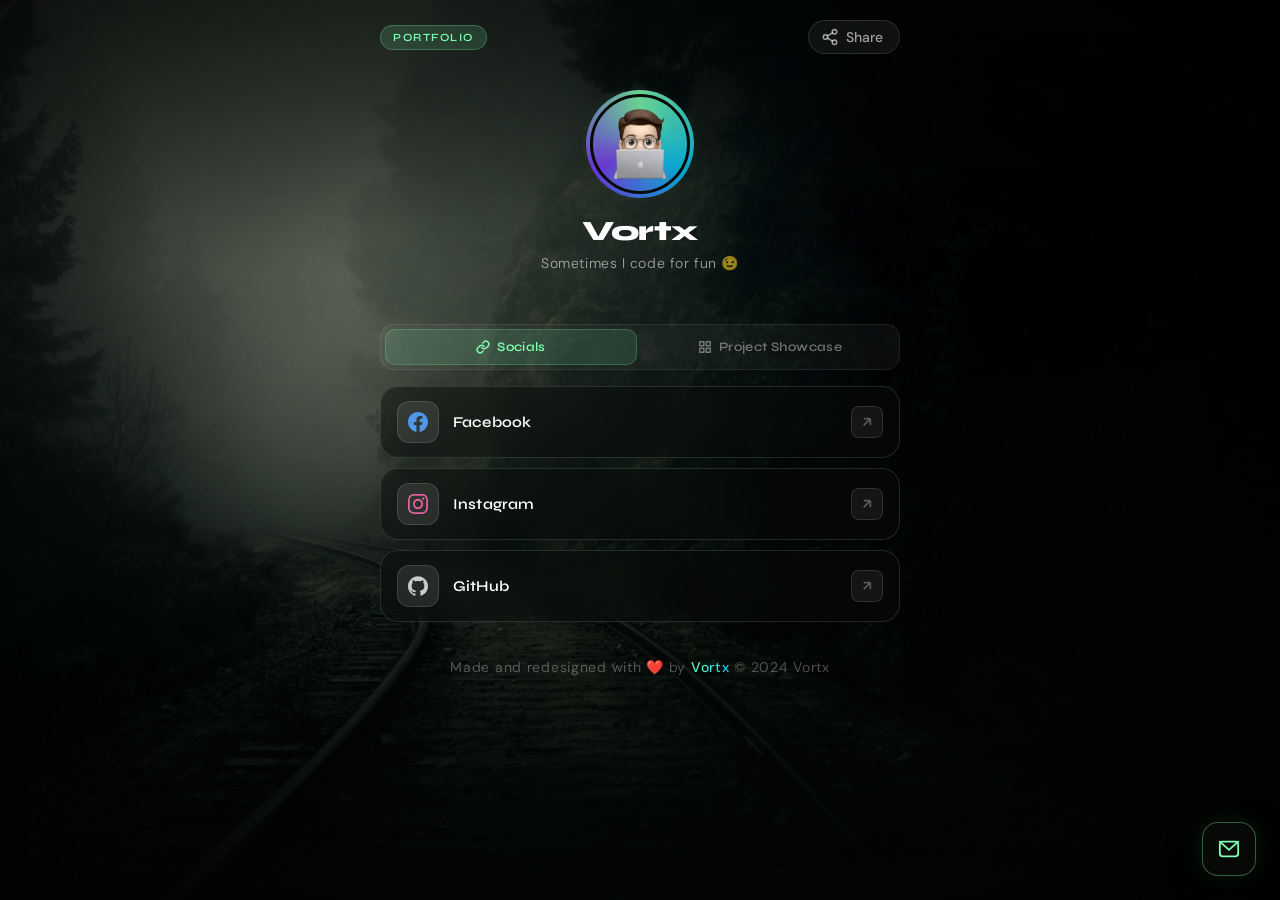
<file: index.html>
<!DOCTYPE html>
<html lang="en">
<head>
    <meta charset="UTF-8">
    <meta http-equiv="X-UA-Compatible" content="IE=edge">
    <meta name="viewport" content="width=device-width, initial-scale=1.0">
    <title>Vortx</title>
    <link rel="shortcut icon" href="Main.png" type="image/x-icon">
    <link rel="preconnect" href="https://fonts.googleapis.com">
    <link rel="preconnect" href="https://fonts.gstatic.com" crossorigin>
    <link href="https://fonts.googleapis.com/css2?family=Syne:wght@400;500;600;700;800&family=DM+Sans:wght@300;400;500&display=swap" rel="stylesheet">
    <link rel="stylesheet" href="style.css">
    <style>
      /* ── Tab switcher ── */
      .tabs {
        display: flex;
        gap: 8px;
        width: 100%;
        margin-bottom: 16px;
        background: rgba(255,255,255,0.04);
        border: 1px solid rgba(255,255,255,0.08);
        border-radius: 14px;
        padding: 4px;
      }

      .tab-btn {
        flex: 1;
        padding: 9px 12px;
        border-radius: 10px;
        border: none;
        background: transparent;
        color: rgba(255,255,255,0.4);
        font-family: 'Syne', sans-serif;
        font-size: 13px;
        font-weight: 600;
        letter-spacing: 0.03em;
        cursor: pointer;
        transition: background 0.2s, color 0.2s;
        display: flex;
        align-items: center;
        justify-content: center;
        gap: 7px;
      }

      .tab-btn svg { flex-shrink: 0; }

      .tab-btn.active {
        background: rgba(127,255,176,0.12);
        color: #7fffb0;
        border: 1px solid rgba(127,255,176,0.2);
      }

      .tab-btn:not(.active):hover {
        background: rgba(255,255,255,0.06);
        color: rgba(255,255,255,0.7);
      }

      /* ── Tab panels ── */
      .tab-panel { display: none; width: 100%; }
      .tab-panel.active { display: flex; flex-direction: column; gap: 10px; }

      /* ── Contact form ── */
      .cf-wrap {
        position: fixed;
        bottom: 24px;
        right: 24px;
        z-index: 9999;
        display: flex;
        flex-direction: column;
        align-items: flex-end;
        gap: 12px;
      }

      .cf-trigger {
        width: 54px;
        height: 54px;
        border-radius: 16px;
        background: rgba(8,12,8,0.75);
        border: 1px solid rgba(127,255,176,0.35);
        backdrop-filter: blur(20px);
        -webkit-backdrop-filter: blur(20px);
        box-shadow: 0 8px 32px rgba(0,0,0,0.5), 0 0 22px rgba(127,255,176,0.1);
        color: #7fffb0;
        cursor: pointer;
        display: flex;
        align-items: center;
        justify-content: center;
        position: relative;
        transition: transform 0.22s ease, box-shadow 0.22s ease, border-color 0.22s ease;
        flex-shrink: 0;
      }

      .cf-trigger:hover {
        transform: translateY(-2px);
        border-color: rgba(127,255,176,0.6);
        box-shadow: 0 12px 40px rgba(0,0,0,0.55), 0 0 30px rgba(127,255,176,0.18);
      }

      .cf-icon-mail, .cf-icon-close {
        position: absolute;
        transition: opacity 0.2s ease, transform 0.2s cubic-bezier(0.34,1.56,0.64,1);
      }

      .cf-icon-close { opacity: 0; transform: rotate(-90deg) scale(0.6); }
      .cf-wrap.open .cf-icon-mail { opacity: 0; transform: rotate(90deg) scale(0.6); }
      .cf-wrap.open .cf-icon-close { opacity: 1; transform: rotate(0deg) scale(1); }

      .cf-panel {
        width: 320px;
        background: rgba(7,11,7,0.92);
        border: 1px solid rgba(255,255,255,0.1);
        border-radius: 22px;
        backdrop-filter: blur(28px);
        -webkit-backdrop-filter: blur(28px);
        box-shadow: 0 28px 70px rgba(0,0,0,0.75), inset 0 1px 0 rgba(255,255,255,0.06);
        overflow: hidden;
        opacity: 0;
        transform: translateY(12px) scale(0.96);
        transform-origin: bottom right;
        pointer-events: none;
        transition: opacity 0.25s ease, transform 0.25s cubic-bezier(0.34,1.2,0.64,1);
        display: none;
      }

      .cf-panel::before {
        content: '';
        display: block;
        height: 1px;
        background: linear-gradient(90deg, transparent, rgba(127,255,176,0.45), transparent);
      }

      .cf-inner { padding: 18px; }

      .cf-head {
        display: flex;
        align-items: center;
        gap: 12px;
        margin-bottom: 16px;
      }

      .cf-head-icon {
        width: 36px;
        height: 36px;
        border-radius: 10px;
        background: rgba(127,255,176,0.1);
        border: 1px solid rgba(127,255,176,0.2);
        display: flex;
        align-items: center;
        justify-content: center;
        color: #7fffb0;
        flex-shrink: 0;
      }

      .cf-head h3 {
        font-family: 'Syne', sans-serif;
        font-size: 15px;
        font-weight: 700;
        color: #fff;
        margin: 0 0 2px;
      }

      .cf-head p {
        font-size: 11px;
        color: rgba(255,255,255,0.35);
        margin: 0;
        font-weight: 300;
      }

      .cf-screen { display: none; }
      .cf-screen.active { display: block; }

      .cf-fields { display: flex; flex-direction: column; gap: 7px; }

      .cf-row2 {
        display: grid;
        grid-template-columns: 1fr 1fr;
        gap: 7px;
      }

      .cf-field { display: flex; flex-direction: column; gap: 3px; }

      .cf-input {
        background: rgba(255,255,255,0.05);
        border: 1px solid rgba(255,255,255,0.1);
        border-radius: 9px;
        color: #fff;
        font-family: 'DM Sans', sans-serif;
        font-size: 13px;
        padding: 9px 11px;
        outline: none;
        width: 100%;
        transition: border-color 0.2s, background 0.2s, box-shadow 0.2s;
        box-sizing: border-box;
      }

      .cf-input::placeholder { color: rgba(255,255,255,0.22); }

      .cf-input:focus {
        background: rgba(255,255,255,0.08);
        border-color: rgba(127,255,176,0.5);
        box-shadow: 0 0 0 3px rgba(127,255,176,0.08);
      }

      .cf-input.err {
        border-color: rgba(255,75,75,0.6);
        box-shadow: 0 0 0 3px rgba(255,75,75,0.07);
      }

      textarea.cf-input { resize: none; min-height: 72px; line-height: 1.5; }

      .cf-err-msg {
        font-size: 10px;
        color: rgba(255,100,100,0.9);
        font-weight: 500;
        display: none;
        padding-left: 2px;
      }

      .cf-err-msg.show { display: block; }

      .cf-btn {
        display: flex;
        align-items: center;
        justify-content: center;
        gap: 7px;
        width: 100%;
        padding: 10px 16px;
        border-radius: 9px;
        background: linear-gradient(135deg, rgba(127,255,176,0.15), rgba(0,196,255,0.1));
        border: 1px solid rgba(127,255,176,0.35);
        color: #7fffb0;
        font-family: 'Syne', sans-serif;
        font-size: 13px;
        font-weight: 700;
        letter-spacing: 0.04em;
        cursor: pointer;
        margin-top: 4px;
        transition: background 0.2s, border-color 0.2s, transform 0.18s, box-shadow 0.2s;
        box-sizing: border-box;
      }

      .cf-btn:hover:not(:disabled) {
        background: linear-gradient(135deg, rgba(127,255,176,0.25), rgba(0,196,255,0.18));
        border-color: rgba(127,255,176,0.6);
        box-shadow: 0 4px 20px rgba(127,255,176,0.15);
        transform: translateY(-1px);
      }

      .cf-btn:disabled { opacity: 0.55; cursor: default; }

      .cf-spinner {
        width: 14px;
        height: 14px;
        border: 2px solid rgba(127,255,176,0.2);
        border-top-color: #7fffb0;
        border-radius: 50%;
        animation: cfspin 0.7s linear infinite;
        display: none;
        flex-shrink: 0;
      }

      .cf-btn.loading .cf-btn-label { opacity: 0.5; }
      .cf-btn.loading .cf-spinner   { display: block; }
      .cf-btn.loading .cf-arrow     { display: none; }

      @keyframes cfspin { to { transform: rotate(360deg); } }

      .cf-result {
        display: flex;
        flex-direction: column;
        align-items: center;
        text-align: center;
        gap: 10px;
        padding: 8px 8px 4px;
      }

      .cf-result-icon {
        width: 54px;
        height: 54px;
        border-radius: 50%;
        display: flex;
        align-items: center;
        justify-content: center;
      }

      .cf-result-icon.success {
        background: rgba(127,255,176,0.12);
        border: 1px solid rgba(127,255,176,0.3);
        color: #7fffb0;
      }

      .cf-result-icon.error {
        background: rgba(255,80,80,0.1);
        border: 1px solid rgba(255,80,80,0.3);
        color: #ff6060;
      }

      .cf-result h3 {
        font-family: 'Syne', sans-serif;
        font-size: 16px;
        font-weight: 700;
        color: #fff;
        margin: 0;
      }

      .cf-result p {
        font-size: 12px;
        color: rgba(255,255,255,0.4);
        margin: 0;
        line-height: 1.5;
      }

      .cf-again {
        margin-top: 4px;
        padding: 7px 18px;
        border-radius: 8px;
        background: rgba(255,255,255,0.06);
        border: 1px solid rgba(255,255,255,0.12);
        color: rgba(255,255,255,0.6);
        font-family: 'DM Sans', sans-serif;
        font-size: 12px;
        font-weight: 500;
        cursor: pointer;
        transition: background 0.2s, color 0.2s, border-color 0.2s;
      }

      .cf-again:hover {
        background: rgba(255,255,255,0.1);
        color: #fff;
        border-color: rgba(255,255,255,0.22);
      }

      @media (max-width: 480px) {
        .cf-wrap  { bottom: 18px; right: 16px; }
        .cf-panel { width: calc(100vw - 32px); }
        .cf-row2  { grid-template-columns: 1fr; }
      }
    </style>
</head>
<body>

  <div class="bg-wrap">
    <img class="bg-img" src="background.jpg" alt="">
    <div class="bg-overlay"></div>
    <div class="bg-vignette"></div>
  </div>

  <div class="page-wrapper">

    <header class="topbar">
      <div class="topbar-left">
      <span class="topbar-tag">Portfolio</span>
      </div>
      <button class="share-btn" id="shareBtn" title="Share">
        <svg width="18" height="18" viewBox="0 0 24 24" fill="none" stroke="currentColor" stroke-width="2" stroke-linecap="round" stroke-linejoin="round">
          <circle cx="18" cy="5" r="3"/><circle cx="6" cy="12" r="3"/><circle cx="18" cy="19" r="3"/>
          <line x1="8.59" y1="13.51" x2="15.42" y2="17.49"/><line x1="15.41" y1="6.51" x2="8.59" y2="10.49"/>
        </svg>
        <span>Share</span>
      </button>
    </header>

    <main class="hero">
      <div class="avatar-wrap">
        <div class="avatar-ring"></div>
       <a href="/"><img class="avatar" src="Main.png" alt="Vortx"></a>
        <div class="avatar-glow"></div>
      </div>
      <h1 class="handle">Vortx</h1>
      <p class="tagline">Sometimes I code for fun 😉</p>
    </main>

    <!-- Tab switcher -->
    <div class="tabs">
      <button class="tab-btn active" data-tab="links">
        <svg width="14" height="14" viewBox="0 0 24 24" fill="none" stroke="currentColor" stroke-width="2.5" stroke-linecap="round" stroke-linejoin="round"><path d="M10 13a5 5 0 0 0 7.54.54l3-3a5 5 0 0 0-7.07-7.07l-1.72 1.71"/><path d="M14 11a5 5 0 0 0-7.54-.54l-3 3a5 5 0 0 0 7.07 7.07l1.71-1.71"/></svg>
        Socials
      </button>
      <button class="tab-btn" data-tab="projects">
        <svg width="14" height="14" viewBox="0 0 24 24" fill="none" stroke="currentColor" stroke-width="2.5" stroke-linecap="round" stroke-linejoin="round"><rect x="3" y="3" width="7" height="7"/><rect x="14" y="3" width="7" height="7"/><rect x="14" y="14" width="7" height="7"/><rect x="3" y="14" width="7" height="7"/></svg>
        Project Showcase
      </button>
    </div>

    <!-- Tab: Links -->
    <div class="tab-panel active" id="tab-links">

      <a href="https://www.facebook.com/subhankarkundu43" target="_blank" class="link-card" data-platform="facebook">
        <div class="link-icon">
          <svg viewBox="0 0 24 24" fill="currentColor"><path d="M24 12.073c0-6.627-5.373-12-12-12s-12 5.373-12 12c0 5.99 4.388 10.954 10.125 11.854v-8.385H7.078v-3.47h3.047V9.43c0-3.007 1.792-4.669 4.533-4.669 1.312 0 2.686.235 2.686.235v2.953H15.83c-1.491 0-1.956.925-1.956 1.874v2.25h3.328l-.532 3.47h-2.796v8.385C19.612 23.027 24 18.062 24 12.073z"/></svg>
        </div>
        <span class="link-label">Facebook</span>
        <div class="link-arrow">
          <svg width="16" height="16" viewBox="0 0 24 24" fill="none" stroke="currentColor" stroke-width="2.5"><path d="M7 17L17 7M17 7H7M17 7v10"/></svg>
        </div>
      </a>

      <a href="https://www.instagram.com/vortx_43" target="_blank" class="link-card" data-platform="instagram">
        <div class="link-icon">
          <svg viewBox="0 0 24 24" fill="currentColor"><path d="M12 2.163c3.204 0 3.584.012 4.85.07 3.252.148 4.771 1.691 4.919 4.919.058 1.265.069 1.645.069 4.849 0 3.205-.012 3.584-.069 4.849-.149 3.225-1.664 4.771-4.919 4.919-1.266.058-1.644.07-4.85.07-3.204 0-3.584-.012-4.849-.07-3.26-.149-4.771-1.699-4.919-4.92-.058-1.265-.07-1.644-.07-4.849 0-3.204.013-3.583.07-4.849.149-3.227 1.664-4.771 4.919-4.919 1.266-.057 1.645-.069 4.849-.069zm0-2.163c-3.259 0-3.667.014-4.947.072-4.358.2-6.78 2.618-6.98 6.98-.059 1.281-.073 1.689-.073 4.948 0 3.259.014 3.668.072 4.948.2 4.358 2.618 6.78 6.98 6.98 1.281.058 1.689.072 4.948.072 3.259 0 3.668-.014 4.948-.072 4.354-.2 6.782-2.618 6.979-6.98.059-1.28.073-1.689.073-4.948 0-3.259-.014-3.667-.072-4.947-.196-4.354-2.617-6.78-6.979-6.98-1.281-.059-1.69-.073-4.949-.073zm0 5.838c-3.403 0-6.162 2.759-6.162 6.162s2.759 6.163 6.162 6.163 6.162-2.759 6.162-6.163c0-3.403-2.759-6.162-6.162-6.162zm0 10.162c-2.209 0-4-1.79-4-4 0-2.209 1.791-4 4-4s4 1.791 4 4c0 2.21-1.791 4-4 4zm6.406-11.845c-.796 0-1.441.645-1.441 1.44s.645 1.44 1.441 1.44c.795 0 1.439-.645 1.439-1.44s-.644-1.44-1.439-1.44z"/></svg>
        </div>
        <span class="link-label">Instagram</span>
        <div class="link-arrow">
          <svg width="16" height="16" viewBox="0 0 24 24" fill="none" stroke="currentColor" stroke-width="2.5"><path d="M7 17L17 7M17 7H7M17 7v10"/></svg>
        </div>
      </a>

      <a href="https://github.com/Subhankar43" target="_blank" class="link-card" data-platform="github">
        <div class="link-icon">
          <svg viewBox="0 0 24 24" fill="currentColor"><path d="M12 .297c-6.63 0-12 5.373-12 12 0 5.303 3.438 9.8 8.205 11.385.6.113.82-.258.82-.577 0-.285-.01-1.04-.015-2.04-3.338.724-4.042-1.61-4.042-1.61C4.422 18.07 3.633 17.7 3.633 17.7c-1.087-.744.084-.729.084-.729 1.205.084 1.838 1.236 1.838 1.236 1.07 1.835 2.809 1.305 3.495.998.108-.776.417-1.305.76-1.605-2.665-.3-5.466-1.332-5.466-5.93 0-1.31.465-2.38 1.235-3.22-.135-.303-.54-1.523.105-3.176 0 0 1.005-.322 3.3 1.23.96-.267 1.98-.399 3-.405 1.02.006 2.04.138 3 .405 2.28-1.552 3.285-1.23 3.285-1.23.645 1.653.24 2.873.12 3.176.765.84 1.23 1.91 1.23 3.22 0 4.61-2.805 5.625-5.475 5.92.42.36.81 1.096.81 2.22 0 1.606-.015 2.896-.015 3.286 0 .315.21.69.825.57C20.565 22.092 24 17.592 24 12.297c0-6.627-5.373-12-12-12"/></svg>
        </div>
        <span class="link-label">GitHub</span>
        <div class="link-arrow">
          <svg width="16" height="16" viewBox="0 0 24 24" fill="none" stroke="currentColor" stroke-width="2.5"><path d="M7 17L17 7M17 7H7M17 7v10"/></svg>
        </div>
      </a>

    </div>

    <!-- Tab: Projects -->
    <div class="tab-panel" id="tab-projects">

      <a href="https://vortx-stream.pages.dev" target="_blank" class="link-card" data-platform="tmkoc">
        <div class="link-icon">
          <svg viewBox="0 0 24 24" fill="none" stroke="currentColor" stroke-width="1.8" stroke-linecap="round" stroke-linejoin="round">
            <rect x="2" y="7" width="20" height="15" rx="2" ry="2"/><polyline points="17 2 12 7 7 2"/>
          </svg>
        </div>
        <div class="link-text">
          <span class="link-label">VortxStream</span>
          <span class="link-desc">Watch movies/series in best quality</span>
        </div>
        <div class="link-arrow">
          <svg width="16" height="16" viewBox="0 0 24 24" fill="none" stroke="currentColor" stroke-width="2.5"><path d="M7 17L17 7M17 7H7M17 7v10"/></svg>
        </div>
      </a>

      <a href="https://vortexography.netlify.app" target="_blank" class="link-card" data-platform="stegano">
        <div class="link-icon link-icon--emoji">🤫</div>
        <div class="link-text">
          <span class="link-label">Steganography</span>
          <span class="link-desc">Hide messages inside images</span>
        </div>
        <div class="link-arrow">
          <svg width="16" height="16" viewBox="0 0 24 24" fill="none" stroke="currentColor" stroke-width="2.5"><path d="M7 17L17 7M17 7H7M17 7v10"/></svg>
        </div>
      </a>

      <a href="https://vortx-memer.netlify.app" target="_blank" class="link-card" data-platform="memer">
        <div class="link-icon link-icon--emoji">😂</div>
        <div class="link-text">
          <span class="link-label">Vortx-Memer</span>
          <span class="link-desc">Generate random memes from Reddit</span>
        </div>
        <div class="link-arrow">
          <svg width="16" height="16" viewBox="0 0 24 24" fill="none" stroke="currentColor" stroke-width="2.5"><path d="M7 17L17 7M17 7H7M17 7v10"/></svg>
        </div>
      </a>

      <a href="https://vortx-qr.netlify.app" target="_blank" class="link-card" data-platform="qr">
        <div class="link-icon">
          <svg viewBox="0 0 24 24" fill="none" stroke="currentColor" stroke-width="1.8" stroke-linecap="round" stroke-linejoin="round">
            <rect x="3" y="3" width="5" height="5"/><rect x="16" y="3" width="5" height="5"/><rect x="3" y="16" width="5" height="5"/>
            <path d="M21 16h-3v3M21 21h-3M16 16v5M12 3v3M12 8h3M12 12v3M12 16v3M8 12H3M12 12H9"/>
          </svg>
        </div>
        <div class="link-text">
          <span class="link-label">Vortx-QR</span>
          <span class="link-desc">QR code generator</span>
        </div>
        <div class="link-arrow">
          <svg width="16" height="16" viewBox="0 0 24 24" fill="none" stroke="currentColor" stroke-width="2.5"><path d="M7 17L17 7M17 7H7M17 7v10"/></svg>
        </div>
      </a>

    </div>

    <footer class="footer">
      <p class="credit">
        Made and redesigned with <span class="heart">❤️</span> by
        <a href="https://www.instagram.com/vortx_43" target="_blank" rel="noreferrer" class="credit-name">Vortx</a>
        <span> © 2024 Vortx</span>
      </p>
    </footer>

  </div>

  <div class="toast" id="toast"></div>

  <!-- ── Contact Form Widget ── -->
  <div class="cf-wrap" id="cfWrap">
    <button class="cf-trigger" id="cfTrigger" aria-label="Open contact form">
      <svg class="cf-icon-mail" width="22" height="22" viewBox="0 0 24 24" fill="none" stroke="currentColor" stroke-width="2" stroke-linecap="round" stroke-linejoin="round">
        <rect x="2" y="4" width="20" height="16" rx="3"/><polyline points="2,4 12,13 22,4"/>
      </svg>
      <svg class="cf-icon-close" width="20" height="20" viewBox="0 0 24 24" fill="none" stroke="currentColor" stroke-width="2.5" stroke-linecap="round">
        <line x1="18" y1="6" x2="6" y2="18"/><line x1="6" y1="6" x2="18" y2="18"/>
      </svg>
    </button>

    <div class="cf-panel" id="cfPanel">
      <div class="cf-inner">
        <div class="cf-head">
          <div class="cf-head-icon">
            <svg width="16" height="16" viewBox="0 0 24 24" fill="none" stroke="currentColor" stroke-width="2" stroke-linecap="round" stroke-linejoin="round">
              <rect x="2" y="4" width="20" height="16" rx="3"/><polyline points="2,4 12,13 22,4"/>
            </svg>
          </div>
          <div>
            <h3>Get in Touch</h3>
            <p>I'll reply as soon as possible</p>
          </div>
        </div>

        <div class="cf-screen active" id="screenForm">
          <div class="cf-fields">
            <div class="cf-row2">
              <div class="cf-field">
                <input class="cf-input" id="cf-name" type="text" placeholder="Your name" autocomplete="off">
                <span class="cf-err-msg" id="err-name">Name is required</span>
              </div>
              <div class="cf-field">
                <input class="cf-input" id="cf-email" type="email" placeholder="Email address" autocomplete="off">
                <span class="cf-err-msg" id="err-email">Valid email required</span>
              </div>
            </div>
            <div class="cf-row2">
              <div class="cf-field">
                <input class="cf-input" id="cf-phone" type="tel" placeholder="Phone number" autocomplete="off">
                <span class="cf-err-msg" id="err-phone">Phone is required</span>
              </div>
              <div class="cf-field">
                <input class="cf-input" id="cf-subject" type="text" placeholder="Subject" autocomplete="off">
                <span class="cf-err-msg" id="err-subject">Subject is required</span>
              </div>
            </div>
            <div class="cf-field">
              <textarea class="cf-input" id="cf-message" placeholder="Your message..." rows="3"></textarea>
              <span class="cf-err-msg" id="err-message">Message is required</span>
            </div>
            <button class="cf-btn" id="cfSubmit">
              <span class="cf-btn-label">Send Message</span>
              <span class="cf-spinner"></span>
              <svg class="cf-arrow" width="15" height="15" viewBox="0 0 24 24" fill="none" stroke="currentColor" stroke-width="2.5" stroke-linecap="round" stroke-linejoin="round">
                <line x1="5" y1="12" x2="19" y2="12"/><polyline points="12,5 19,12 12,19"/>
              </svg>
            </button>
          </div>
        </div>

        <div class="cf-screen" id="screenSuccess">
          <div class="cf-result">
            <div class="cf-result-icon success">
              <svg width="26" height="26" viewBox="0 0 24 24" fill="none" stroke="currentColor" stroke-width="2.5" stroke-linecap="round" stroke-linejoin="round"><polyline points="20 6 9 17 4 12"/></svg>
            </div>
            <h3>Message Sent!</h3>
            <p>Thanks for reaching out. I'll get back to you soon 🙌</p>
            <button class="cf-again" id="btnAgainSuccess">Send another</button>
          </div>
        </div>

        <div class="cf-screen" id="screenError">
          <div class="cf-result">
            <div class="cf-result-icon error">
              <svg width="26" height="26" viewBox="0 0 24 24" fill="none" stroke="currentColor" stroke-width="2.5" stroke-linecap="round" stroke-linejoin="round">
                <circle cx="12" cy="12" r="10"/><line x1="12" y1="8" x2="12" y2="12"/><line x1="12" y1="16" x2="12.01" y2="16"/>
              </svg>
            </div>
            <h3>Oops!</h3>
            <p>Something went wrong. Try reaching me on social media instead.</p>
            <button class="cf-again" id="btnAgainError">Try again</button>
          </div>
        </div>
      </div>
    </div>
  </div>

  <script src="script.js"></script>

  <script>
    // ── Tab switcher ──
    document.querySelectorAll('.tab-btn').forEach(function(btn) {
      btn.addEventListener('click', function() {
        var tab = btn.getAttribute('data-tab');
        document.querySelectorAll('.tab-btn').forEach(function(b) { b.classList.remove('active'); });
        document.querySelectorAll('.tab-panel').forEach(function(p) { p.classList.remove('active'); });
        btn.classList.add('active');
        document.getElementById('tab-' + tab).classList.add('active');
      });
    });

    // ── Contact Form ──
    (function () {
      var WORKER_URL = 'https://vortx-contact.russiandekho.workers.dev'; // 🔁 Your worker URL

      var wrap    = document.getElementById('cfWrap');
      var trigger = document.getElementById('cfTrigger');
      var panel   = document.getElementById('cfPanel');
      var submit  = document.getElementById('cfSubmit');

      function showScreen(id) {
        ['screenForm','screenSuccess','screenError'].forEach(function(s) {
          var el = document.getElementById(s);
          if (el) el.className = 'cf-screen' + (s === id ? ' active' : '');
        });
      }

      showScreen('screenForm');

      var isOpen = false;

      function openForm() {
        isOpen = true;
        wrap.classList.add('open');
        panel.style.display = 'block';
        setTimeout(function() {
          panel.style.opacity = '1';
          panel.style.transform = 'translateY(0) scale(1)';
          panel.style.pointerEvents = 'all';
        }, 10);
      }

      function closeForm() {
        isOpen = false;
        wrap.classList.remove('open');
        panel.style.opacity = '0';
        panel.style.transform = 'translateY(12px) scale(0.96)';
        panel.style.pointerEvents = 'none';
        setTimeout(function() { if (!isOpen) panel.style.display = 'none'; }, 260);
      }

      trigger.addEventListener('click', function(e) { e.stopPropagation(); isOpen ? closeForm() : openForm(); });
      document.addEventListener('keydown', function(e) { if (e.key === 'Escape' && isOpen) closeForm(); });
      document.addEventListener('click', function(e) { if (isOpen && !wrap.contains(e.target)) closeForm(); });

      var EMAIL_RE = /^([a-zA-Z0-9_\-\.]+)@([a-zA-Z0-9_\-\.]+)\.([a-zA-Z]{2,5})$/;
      var fields = [
        { inputId: 'cf-name',    errId: 'err-name',    key: 'name',     check: function(v){ return v.trim() !== ''; } },
        { inputId: 'cf-email',   errId: 'err-email',   key: 'email',    check: function(v){ return EMAIL_RE.test(v.trim()); } },
        { inputId: 'cf-phone',   errId: 'err-phone',   key: 'phone_no', check: function(v){ return v.trim() !== ''; } },
        { inputId: 'cf-subject', errId: 'err-subject', key: 'subject',  check: function(v){ return v.trim() !== ''; } },
        { inputId: 'cf-message', errId: 'err-message', key: 'message',  check: function(v){ return v.trim() !== ''; } },
      ];

      fields.forEach(function(f) {
        var el = document.getElementById(f.inputId);
        if (el) el.addEventListener('input', function() {
          el.classList.remove('err');
          var e = document.getElementById(f.errId);
          if (e) e.classList.remove('show');
        });
      });

      function validate() {
        var ok = true;
        fields.forEach(function(f) {
          var el  = document.getElementById(f.inputId);
          var err = document.getElementById(f.errId);
          if (!f.check(el ? el.value : '')) {
            ok = false;
            if (el)  el.classList.add('err');
            if (err) err.classList.add('show');
          }
        });
        return ok;
      }

      function resetForm() {
        fields.forEach(function(f) {
          var el  = document.getElementById(f.inputId);
          var err = document.getElementById(f.errId);
          if (el)  { el.value = ''; el.classList.remove('err'); }
          if (err) err.classList.remove('show');
        });
        submit.classList.remove('loading');
        submit.disabled = false;
        showScreen('screenForm');
      }

      document.getElementById('btnAgainSuccess').addEventListener('click', resetForm);
      document.getElementById('btnAgainError').addEventListener('click', resetForm);

      submit.addEventListener('click', async function() {
        if (!validate()) return;

        submit.classList.add('loading');
        submit.disabled = true;

        var payload = {};
        fields.forEach(function(f) {
          var el  = document.getElementById(f.inputId);
          var val = el ? el.value.trim() : '';
          payload[f.key] = f.key === 'email' ? val.toLowerCase() : val;
        });

        try {
          var res  = await fetch(WORKER_URL, {
            method:  'POST',
            headers: { 'Content-Type': 'application/json' },
            body:    JSON.stringify(payload)
          });
          var data = await res.json();
          if (data.status === true) {
            showScreen('screenSuccess');
          } else {
            console.warn('Worker error:', data.msg);
            showScreen('screenError');
          }
        } catch (e) {
          console.error('Fetch error:', e);
          showScreen('screenError');
        } finally {
          submit.classList.remove('loading');
          submit.disabled = false;
        }
      });
    })();
  </script>
</body>
</html>
</file>
<file: style.css>
/* Vortx Portfolio — Redesigned */
/* Credit: @Vortx */

@import url('https://fonts.googleapis.com/css2?family=Syne:wght@400;500;600;700;800&family=DM+Sans:ital,opsz,wght@0,9..40,300;0,9..40,400;0,9..40,500;1,9..40,300&display=swap');

/* ─── Reset & Base ─────────────────────────────────────── */
*, *::before, *::after {
  box-sizing: border-box;
  margin: 0;
  padding: 0;
}

:root {
  --white: #ffffff;
  --white-60: rgba(255,255,255,0.6);
  --white-30: rgba(255,255,255,0.3);
  --white-10: rgba(255,255,255,0.1);
  --white-06: rgba(255,255,255,0.06);
  --accent: #7fffb0;
  --accent-dim: rgba(127,255,176,0.15);
  --glass: rgba(10,12,10,0.45);
  --glass-border: rgba(255,255,255,0.12);
  --card-hover: rgba(255,255,255,0.08);
  --radius-card: 18px;
  --radius-sm: 10px;
  --transition: 0.22s cubic-bezier(0.4, 0, 0.2, 1);
}

html {
  -webkit-text-size-adjust: 100%;
  scroll-behavior: smooth;
}

body {
  font-family: 'DM Sans', sans-serif;
  font-size: 16px;
  color: var(--white);
  min-height: 100dvh;
  overflow-x: hidden;
  background: #070a07;
}

/* ─── Background ────────────────────────────────────────── */
.bg-wrap {
  position: fixed;
  inset: 0;
  z-index: 0;
}

.bg-img {
  width: 100%;
  height: 100%;
  object-fit: cover;
  object-position: center;
  display: block;
  filter: saturate(0.7) brightness(0.55);
}

.bg-overlay {
  position: absolute;
  inset: 0;
  background: linear-gradient(
    to bottom,
    rgba(4,8,4,0.35) 0%,
    rgba(4,8,4,0.1) 30%,
    rgba(4,8,4,0.4) 70%,
    rgba(4,8,4,0.85) 100%
  );
}

.bg-vignette {
  position: absolute;
  inset: 0;
  background: radial-gradient(ellipse at center, transparent 40%, rgba(0,0,0,0.65) 100%);
}

/* ─── Page Wrapper ──────────────────────────────────────── */
.page-wrapper {
  position: relative;
  z-index: 1;
  min-height: 100dvh;
  display: flex;
  flex-direction: column;
  align-items: center;
  padding: 0 20px 48px;
  max-width: 560px;
  margin: 0 auto;
  width: 100%;
}

/* ─── Topbar ────────────────────────────────────────────── */
.topbar {
  width: 100%;
  display: flex;
  align-items: center;
  justify-content: space-between;
  padding: 20px 0;
  margin-bottom: 8px;
}

.topbar-left {
  display: flex;
  align-items: center;
}

.topbar-tag {
  font-family: 'Syne', sans-serif;
  font-size: 11px;
  font-weight: 600;
  letter-spacing: 0.14em;
  text-transform: uppercase;
  color: var(--accent);
  background: var(--accent-dim);
  border: 1px solid rgba(127,255,176,0.25);
  padding: 5px 12px;
  border-radius: 50px;
}

.back-btn {
  display: flex;
  align-items: center;
  gap: 7px;
  color: var(--white-60);
  text-decoration: none;
  font-size: 14px;
  font-weight: 500;
  padding: 7px 14px 7px 10px;
  border-radius: 50px;
  border: 1px solid var(--glass-border);
  background: var(--white-06);
  backdrop-filter: blur(10px);
  transition: color var(--transition), background var(--transition), border-color var(--transition);
}

.back-btn:hover {
  color: var(--white);
  background: var(--white-10);
  border-color: var(--white-30);
}

.share-btn {
  display: flex;
  align-items: center;
  gap: 7px;
  background: var(--white-06);
  border: 1px solid var(--glass-border);
  color: var(--white-60);
  font-family: 'DM Sans', sans-serif;
  font-size: 14px;
  font-weight: 500;
  padding: 7px 16px 7px 12px;
  border-radius: 50px;
  cursor: pointer;
  backdrop-filter: blur(10px);
  transition: color var(--transition), background var(--transition), border-color var(--transition);
}

.share-btn:hover {
  color: var(--white);
  background: var(--white-10);
  border-color: var(--white-30);
}

/* ─── Hero ──────────────────────────────────────────────── */
.hero {
  display: flex;
  flex-direction: column;
  align-items: center;
  padding: 12px 0 36px;
  animation: fadeUp 0.6s ease both;
}

.hero--compact {
  padding: 8px 0 28px;
}

@keyframes fadeUp {
  from { opacity: 0; transform: translateY(20px); }
  to   { opacity: 1; transform: translateY(0); }
}

/* Avatar */
.avatar-wrap {
  position: relative;
  width: 100px;
  height: 100px;
  margin-bottom: 20px;
}

.avatar-ring {
  position: absolute;
  inset: -4px;
  border-radius: 50%;
  background: conic-gradient(var(--accent), #00c4ff, #7b2fff, var(--accent));
  animation: spin 4s linear infinite;
  opacity: 0.8;
}

@keyframes spin {
  to { transform: rotate(360deg); }
}

.avatar {
  position: relative;
  z-index: 1;
  width: 100%;
  height: 100%;
  border-radius: 50%;
  object-fit: cover;
  border: 3px solid #070a07;
  display: block;
}

.avatar-glow {
  position: absolute;
  inset: -12px;
  border-radius: 50%;
  background: radial-gradient(circle, rgba(127,255,176,0.18) 0%, transparent 70%);
  z-index: 0;
  pointer-events: none;
}

/* Text */
.handle {
  font-family: 'Syne', sans-serif;
  font-size: clamp(22px, 5vw, 28px);
  font-weight: 800;
  letter-spacing: -0.02em;
  color: var(--white);
  margin-bottom: 6px;
  text-align: center;
}

.tagline {
  font-size: 14px;
  font-weight: 300;
  color: var(--white-60);
  letter-spacing: 0.04em;
  margin-bottom: 16px;
  text-align: center;
}

.credit {
  font-size: 14px;
  color: var(--white-30);
  text-align: center;
}

.heart {
  color: #ff4f6b;
}

.credit-name {
  text-decoration: none;
  font-weight: 500;
  background: linear-gradient(135deg, #7fffb0, #00c4ff);
  -webkit-background-clip: text;
  -webkit-text-fill-color: transparent;
  background-clip: text;
}

/* ─── Links / Nav ───────────────────────────────────────── */
.links {
  width: 100%;
  display: flex;
  flex-direction: column;
  gap: 10px;
}

.link-card {
  display: flex;
  align-items: center;
  gap: 14px;
  width: 100%;
  padding: 14px 16px;
  border-radius: var(--radius-card);
  background: var(--glass);
  border: 1px solid var(--glass-border);
  backdrop-filter: blur(16px);
  -webkit-backdrop-filter: blur(16px);
  text-decoration: none;
  color: var(--white);
  transition: background var(--transition), border-color var(--transition), transform var(--transition), box-shadow var(--transition);
  animation: fadeUp 0.5s ease both;
  cursor: pointer;
}

/* Staggered animation for cards */
.link-card:nth-child(1) { animation-delay: 0.05s; }
.link-card:nth-child(2) { animation-delay: 0.10s; }
.link-card:nth-child(3) { animation-delay: 0.15s; }
.link-card:nth-child(4) { animation-delay: 0.20s; }
.link-card:nth-child(5) { animation-delay: 0.25s; }
.link-card:nth-child(6) { animation-delay: 0.30s; }

.link-card:hover {
  background: var(--card-hover);
  border-color: rgba(255,255,255,0.2);
  transform: translateY(-2px);
  box-shadow: 0 8px 30px rgba(0,0,0,0.35);
}

.link-card:active {
  transform: scale(0.98);
}

.link-card--featured {
  border-color: rgba(127,255,176,0.22);
  background: linear-gradient(135deg, rgba(127,255,176,0.07), rgba(10,12,10,0.5));
}

.link-card--featured:hover {
  border-color: rgba(127,255,176,0.4);
  box-shadow: 0 8px 30px rgba(127,255,176,0.12);
}

/* Link Icon */
.link-icon {
  flex-shrink: 0;
  width: 42px;
  height: 42px;
  border-radius: 12px;
  background: var(--white-10);
  border: 1px solid var(--glass-border);
  display: flex;
  align-items: center;
  justify-content: center;
  font-size: 22px;
  color: var(--white-60);
  transition: background var(--transition);
}

.link-card:hover .link-icon {
  background: var(--white-10);
  color: var(--white);
}

.link-icon svg {
  width: 20px;
  height: 20px;
}

.link-icon--emoji {
  font-size: 22px;
  color: inherit;
  border: none;
}

/* Platform-specific icon colors */
.link-card[data-platform="facebook"] .link-icon { color: #4f98e8; }
.link-card[data-platform="instagram"] .link-icon { color: #e060a0; }
.link-card[data-platform="twitter"] .link-icon   { color: #9db8c0; }
.link-card[data-platform="github"] .link-icon    { color: #ccc; }
.link-card[data-platform="projects"] .link-icon  { color: var(--accent); }
.link-card[data-platform="qr"] .link-icon        { color: #80cfff; }
.link-card[data-platform="player"] .link-icon    { color: #ff8080; }
.link-card[data-platform="tmkoc"] .link-icon     { color: #ffc060; }

/* Link text (for other.html descriptions) */
.link-text {
  display: flex;
  flex-direction: column;
  gap: 2px;
  flex: 1;
}

.link-desc {
  font-size: 12px;
  font-weight: 300;
  color: var(--white-30);
  letter-spacing: 0.01em;
}

/* Link Label */
.link-label {
  flex: 1;
  font-family: 'Syne', sans-serif;
  font-size: 15px;
  font-weight: 600;
  letter-spacing: 0.01em;
}

/* Link arrow */
.link-arrow {
  flex-shrink: 0;
  width: 32px;
  height: 32px;
  border-radius: 8px;
  background: var(--white-06);
  border: 1px solid var(--glass-border);
  display: flex;
  align-items: center;
  justify-content: center;
  color: var(--white-30);
  transition: background var(--transition), color var(--transition), transform var(--transition);
}

.link-card:hover .link-arrow {
  background: var(--white-10);
  color: var(--white-60);
  transform: translate(1px, -1px);
}

/* ─── Footer ────────────────────────────────────────────── */
.footer {
  margin-top: 36px;
  font-size: 12px;
  color: var(--white-30);
  letter-spacing: 0.06em;
}

/* ─── Toast ─────────────────────────────────────────────── */
.toast {
  position: fixed;
  bottom: 28px;
  left: 50%;
  transform: translateX(-50%) translateY(80px);
  background: rgba(20, 28, 20, 0.9);
  border: 1px solid rgba(127,255,176,0.35);
  color: var(--accent);
  font-family: 'Syne', sans-serif;
  font-size: 13px;
  font-weight: 600;
  letter-spacing: 0.06em;
  padding: 10px 22px;
  border-radius: 50px;
  backdrop-filter: blur(16px);
  pointer-events: none;
  opacity: 0;
  transition: opacity 0.3s ease, transform 0.3s cubic-bezier(0.34, 1.56, 0.64, 1);
  z-index: 9999;
  white-space: nowrap;
}

.toast.show {
  opacity: 1;
  transform: translateX(-50%) translateY(0);
}

/* ─── Responsive ─────────────────────────────────────────── */
@media (max-width: 480px) {
  .page-wrapper {
    padding: 0 16px 40px;
  }

  .handle {
    font-size: 22px;
  }

  .link-icon {
    width: 38px;
    height: 38px;
    border-radius: 10px;
  }

  .link-label {
    font-size: 14px;
  }

  .link-card {
    padding: 12px 14px;
    gap: 12px;
  }
}

@media (max-width: 360px) {
  .link-arrow { display: none; }
}

/* Touch devices: disable hover lift */
@media (hover: none) {
  .link-card:hover {
    transform: none;
    box-shadow: none;
  }
  .link-card:active {
    background: var(--card-hover);
    transform: scale(0.97);
  }
}

/* Reduced motion */
@prefers-reduced-motion: reduce {
  *, *::before, *::after {
    animation-duration: 0.01ms !important;
    transition-duration: 0.01ms !important;
  }
}

/* ─── Contact Form Widget ───────────────────────────────── */

.cf-wrap {
  position: fixed;
  bottom: 24px;
  right: 24px;
  z-index: 9999;
  display: flex;
  flex-direction: column;
  align-items: flex-end;
  gap: 12px;
}

/* ── Trigger Button ── */
.cf-trigger {
  width: 54px;
  height: 54px;
  border-radius: 16px;
  background: rgba(8, 12, 8, 0.75);
  border: 1px solid rgba(127, 255, 176, 0.35);
  backdrop-filter: blur(20px);
  -webkit-backdrop-filter: blur(20px);
  box-shadow:
    0 8px 32px rgba(0,0,0,0.5),
    0 0 0 1px rgba(127,255,176,0.08),
    0 0 22px rgba(127,255,176,0.1);
  color: #7fffb0;
  cursor: pointer;
  display: flex;
  align-items: center;
  justify-content: center;
  position: relative;
  transition: transform 0.22s cubic-bezier(0.4,0,0.2,1),
              box-shadow 0.22s ease,
              border-color 0.22s ease;
  flex-shrink: 0;
}

.cf-trigger:hover {
  transform: translateY(-2px);
  border-color: rgba(127,255,176,0.6);
  box-shadow:
    0 12px 40px rgba(0,0,0,0.55),
    0 0 0 1px rgba(127,255,176,0.15),
    0 0 30px rgba(127,255,176,0.18);
}

.cf-trigger:active {
  transform: scale(0.95);
}

/* Icon swap on open */
.cf-icon-mail,
.cf-icon-close {
  position: absolute;
  transition: opacity 0.2s ease, transform 0.2s cubic-bezier(0.34,1.56,0.64,1);
}

.cf-icon-close {
  opacity: 0;
  transform: rotate(-90deg) scale(0.6);
}

.cf-wrap.is-open .cf-icon-mail {
  opacity: 0;
  transform: rotate(90deg) scale(0.6);
}

.cf-wrap.is-open .cf-icon-close {
  opacity: 1;
  transform: rotate(0deg) scale(1);
}

/* ── Panel ── */
.cf-panel {
  width: 320px;
  background: rgba(7, 11, 7, 0.88);
  border: 1px solid rgba(255,255,255,0.1);
  border-radius: 22px;
  backdrop-filter: blur(28px);
  -webkit-backdrop-filter: blur(28px);
  box-shadow:
    0 28px 70px rgba(0,0,0,0.75),
    0 0 0 1px rgba(127,255,176,0.05),
    inset 0 1px 0 rgba(255,255,255,0.06);
  overflow: hidden;
  /* closed state */
  opacity: 0;
  transform: translateY(12px) scale(0.96);
  transform-origin: bottom right;
  pointer-events: none;
  transition:
    opacity 0.25s cubic-bezier(0.4,0,0.2,1),
    transform 0.25s cubic-bezier(0.34,1.2,0.64,1);
}

.cf-wrap.is-open .cf-panel {
  opacity: 1;
  transform: translateY(0) scale(1);
  pointer-events: all;
}

/* Accent top line */
.cf-panel::before {
  content: '';
  display: block;
  height: 1px;
  background: linear-gradient(90deg, transparent 0%, rgba(127,255,176,0.45) 50%, transparent 100%);
}

.cf-panel-inner {
  padding: 20px;
}

/* ── Header ── */
.cf-header {
  display: flex;
  align-items: center;
  gap: 12px;
  margin-bottom: 18px;
}

.cf-header-icon {
  width: 38px;
  height: 38px;
  border-radius: 10px;
  background: rgba(127,255,176,0.1);
  border: 1px solid rgba(127,255,176,0.2);
  display: flex;
  align-items: center;
  justify-content: center;
  color: #7fffb0;
  flex-shrink: 0;
}

.cf-title {
  font-family: 'Syne', sans-serif;
  font-size: 16px;
  font-weight: 700;
  color: #fff;
  margin: 0 0 2px;
  letter-spacing: -0.01em;
}

.cf-subtitle {
  font-size: 12px;
  color: rgba(255,255,255,0.35);
  margin: 0;
  font-weight: 300;
}

/* ── Form Layout ── */
/* display is controlled by JS inline style (flex or none) */
.cf-form {
  flex-direction: column;
  gap: 8px;
}

.cf-row {
  display: grid;
  grid-template-columns: 1fr 1fr;
  gap: 8px;
}

.cf-field {
  position: relative;
  display: flex;
  flex-direction: column;
}

/* ── Inputs ── */
.cf-input {
  background: rgba(255,255,255,0.05);
  border: 1px solid rgba(255,255,255,0.1);
  border-radius: 10px;
  color: #fff;
  font-family: 'DM Sans', sans-serif;
  font-size: 13px;
  padding: 10px 12px;
  outline: none;
  transition:
    border-color 0.2s ease,
    background 0.2s ease,
    box-shadow 0.2s ease;
  width: 100%;
}

.cf-input::placeholder {
  color: rgba(255,255,255,0.22);
}

.cf-input:hover {
  border-color: rgba(255,255,255,0.18);
}

.cf-input:focus {
  background: rgba(255,255,255,0.07);
  border-color: rgba(127,255,176,0.5);
  box-shadow: 0 0 0 3px rgba(127,255,176,0.08);
}

.cf-input.has-error {
  border-color: rgba(255, 75, 75, 0.6);
  box-shadow: 0 0 0 3px rgba(255,75,75,0.07);
}

.cf-textarea {
  resize: none;
  min-height: 78px;
  line-height: 1.5;
}

/* Error label — display toggled by JS inline style */
.cf-field-err {
  font-size: 10px;
  color: rgba(255, 100, 100, 0.85);
  margin-top: 4px;
  padding-left: 2px;
  display: none;
  font-weight: 500;
}

/* ── Submit Button ── */
.cf-submit {
  display: flex;
  align-items: center;
  justify-content: center;
  gap: 8px;
  width: 100%;
  padding: 11px 16px;
  border-radius: 10px;
  background: linear-gradient(135deg, rgba(127,255,176,0.15), rgba(0,196,255,0.1));
  border: 1px solid rgba(127,255,176,0.35);
  color: #7fffb0;
  font-family: 'Syne', sans-serif;
  font-size: 13px;
  font-weight: 700;
  letter-spacing: 0.04em;
  cursor: pointer;
  transition:
    background 0.22s ease,
    border-color 0.22s ease,
    transform 0.18s ease,
    box-shadow 0.22s ease;
  margin-top: 2px;
  position: relative;
  overflow: hidden;
}

.cf-submit:hover:not(:disabled) {
  background: linear-gradient(135deg, rgba(127,255,176,0.25), rgba(0,196,255,0.18));
  border-color: rgba(127,255,176,0.6);
  box-shadow: 0 4px 20px rgba(127,255,176,0.15);
  transform: translateY(-1px);
}

.cf-submit:active:not(:disabled) {
  transform: scale(0.98);
}

.cf-submit:disabled {
  opacity: 0.6;
  cursor: default;
}

.cf-submit-arrow {
  transition: transform 0.2s ease;
  flex-shrink: 0;
}

.cf-submit:hover:not(:disabled) .cf-submit-arrow {
  transform: translateX(3px);
}

/* Spinner */
.cf-submit-spinner {
  display: none;
  width: 15px;
  height: 15px;
  border: 2px solid rgba(127,255,176,0.2);
  border-top-color: #7fffb0;
  border-radius: 50%;
  animation: cf-spin 0.7s linear infinite;
  flex-shrink: 0;
}

.cf-submit.is-loading .cf-submit-text { opacity: 0.5; }
.cf-submit.is-loading .cf-submit-spinner { display: block; }
.cf-submit.is-loading .cf-submit-arrow { display: none; }

@keyframes cf-spin {
  to { transform: rotate(360deg); }
}

/* ── Success / Error States ── */
.cf-state {
  flex-direction: column;
  align-items: center;
  text-align: center;
  padding: 12px 8px 4px;
  gap: 10px;
  /* display controlled by JS inline style */
}

.cf-state-icon {
  width: 56px;
  height: 56px;
  border-radius: 50%;
  display: flex;
  align-items: center;
  justify-content: center;
}

.cf-state-icon--success {
  background: rgba(127,255,176,0.12);
  border: 1px solid rgba(127,255,176,0.3);
  color: #7fffb0;
}

.cf-state-icon--error {
  background: rgba(255,80,80,0.1);
  border: 1px solid rgba(255,80,80,0.3);
  color: #ff6060;
}

.cf-state-title {
  font-family: 'Syne', sans-serif;
  font-size: 17px;
  font-weight: 700;
  color: #fff;
  margin: 0;
}

.cf-state-msg {
  font-size: 13px;
  color: rgba(255,255,255,0.4);
  margin: 0;
  line-height: 1.5;
}

.cf-state-btn {
  margin-top: 6px;
  padding: 8px 20px;
  border-radius: 8px;
  background: rgba(255,255,255,0.06);
  border: 1px solid rgba(255,255,255,0.12);
  color: rgba(255,255,255,0.6);
  font-family: 'DM Sans', sans-serif;
  font-size: 13px;
  font-weight: 500;
  cursor: pointer;
  transition: background 0.2s ease, color 0.2s ease, border-color 0.2s ease;
}

.cf-state-btn:hover {
  background: rgba(255,255,255,0.1);
  color: #fff;
  border-color: rgba(255,255,255,0.22);
}

/* ── Mobile ── */
@media (max-width: 480px) {
  .cf-wrap {
    bottom: 18px;
    right: 16px;
  }

  .cf-panel {
    width: calc(100vw - 32px);
  }

  .cf-row {
    grid-template-columns: 1fr;
  }
}
</file>
